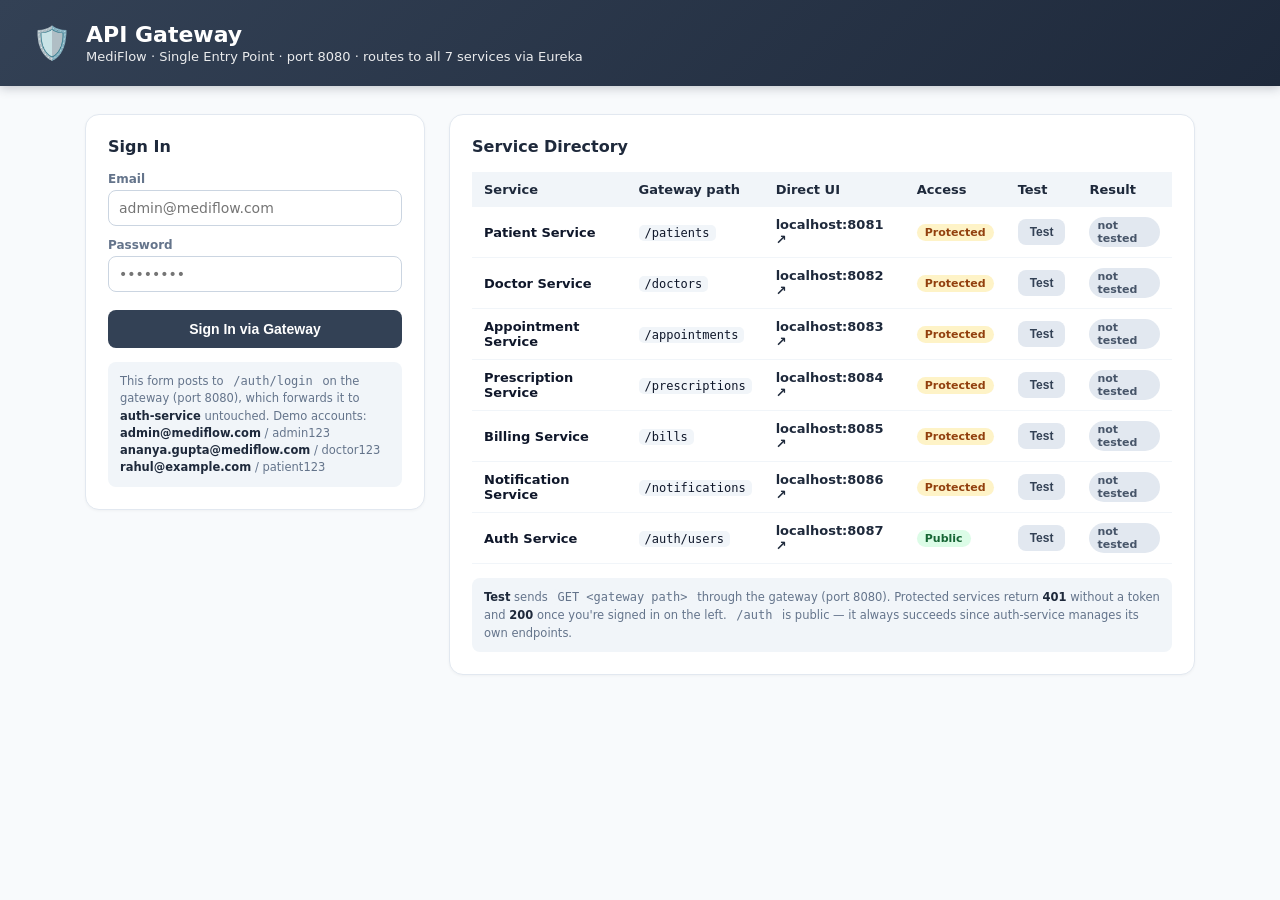
<file: api-gateway/target/classes/static/index.html>
<!DOCTYPE html>
<html lang="en">
<head>
<meta charset="UTF-8">
<title>MediFlow · API Gateway</title>
<style>
  :root{--accent:#334155;--accent-dark:#1e293b;--accent-light:#f1f5f9;--bg:#f8fafc;--text:#0f172a;--muted:#64748b;--danger:#dc2626;--card:#ffffff;--border:#e2e8f0;--ok:#16a34a;}
  *{box-sizing:border-box;}
  body{margin:0;font-family:'Segoe UI',system-ui,-apple-system,sans-serif;background:var(--bg);color:var(--text);}
  header{background:linear-gradient(135deg,var(--accent),var(--accent-dark));color:#fff;padding:22px 32px;display:flex;align-items:center;gap:14px;box-shadow:0 2px 10px rgba(30,41,59,.25);}
  header .icon{font-size:32px;}
  header h1{margin:0;font-size:22px;font-weight:600;}
  header p{margin:2px 0 0;font-size:13px;opacity:.9;}
  main{max-width:1150px;margin:0 auto;padding:28px 20px 60px;}
  .grid{display:grid;grid-template-columns:340px 1fr;gap:24px;align-items:start;}
  @media (max-width:860px){.grid{grid-template-columns:1fr;}}
  .card{background:var(--card);border:1px solid var(--border);border-radius:14px;padding:22px;box-shadow:0 1px 3px rgba(0,0,0,.04);}
  .card h2{margin:0 0 16px;font-size:16px;color:var(--accent-dark);}
  label{display:block;font-size:12px;font-weight:600;color:var(--muted);margin:12px 0 4px;}
  input,select{width:100%;padding:9px 10px;border:1px solid #cbd5e1;border-radius:8px;font-size:14px;font-family:inherit;}
  input:focus,select:focus{outline:none;border-color:var(--accent);box-shadow:0 0 0 3px rgba(51,65,85,.15);}
  .btn{margin-top:18px;width:100%;padding:11px;border:none;border-radius:8px;background:var(--accent);color:#fff;font-weight:600;font-size:14px;cursor:pointer;transition:.15s;}
  .btn:hover{background:var(--accent-dark);}
  .btn-secondary{background:#e2e8f0;color:#334155;margin-top:8px;}
  .btn-secondary:hover{background:#cbd5e1;}
  .btn-small{margin-top:0;width:auto;padding:6px 12px;font-size:12px;}
  .hint{margin-top:14px;font-size:11.5px;color:var(--muted);background:var(--accent-light);border-radius:8px;padding:10px 12px;line-height:1.5;}
  .hint b{color:var(--accent-dark);}
  table{width:100%;border-collapse:collapse;font-size:13px;}
  th{text-align:left;background:var(--accent-light);color:var(--accent-dark);padding:10px 12px;font-weight:600;}
  td{padding:10px 12px;border-bottom:1px solid #f1f5f9;vertical-align:middle;}
  tr:hover td{background:#fafbfc;}
  .badge{display:inline-block;padding:2px 8px;border-radius:20px;font-size:11px;font-weight:600;}
  .badge-protected{background:#fef3c7;color:#92400e;}
  .badge-public{background:#dcfce7;color:#166534;}
  .badge-ok{background:#dcfce7;color:#166534;}
  .badge-fail{background:#fee2e2;color:#991b1b;}
  .badge-pending{background:#e2e8f0;color:#475569;}
  a.link{color:var(--accent-dark);text-decoration:none;font-weight:600;}
  a.link:hover{text-decoration:underline;}
  .status-msg{margin-top:12px;font-size:13px;padding:10px 12px;border-radius:8px;display:none;}
  .status-msg.err{background:#fee2e2;color:#991b1b;display:block;}
  .status-msg.ok{background:#dcfce7;color:#166534;display:block;}
  .table-wrap{overflow-x:auto;}
  .session-box{display:none;text-align:center;}
  .session-box.active{display:block;}
  .session-avatar{width:56px;height:56px;border-radius:50%;background:var(--accent-light);color:var(--accent-dark);display:flex;align-items:center;justify-content:center;font-size:22px;font-weight:700;margin:0 auto 12px;}
  .session-name{font-weight:600;font-size:15px;}
  .session-email{color:var(--muted);font-size:13px;margin-top:2px;}
  .token-box{margin-top:14px;text-align:left;background:#0f172a;color:#94a3b8;font-family:'Consolas',monospace;font-size:11px;padding:10px;border-radius:8px;word-break:break-all;max-height:70px;overflow-y:auto;}
  code{background:var(--accent-light);padding:1px 6px;border-radius:5px;font-size:12px;}
</style>
</head>
<body>
<header>
  <div class="icon">🛡️</div>
  <div>
    <h1>API Gateway</h1>
    <p>MediFlow · Single Entry Point · port 8080 · routes to all 7 services via Eureka</p>
  </div>
</header>
<main>
  <div class="grid">
    <div class="card">
      <div id="loginBox">
        <h2>Sign In</h2>
        <form id="loginForm">
          <label>Email</label>
          <input type="email" id="loginEmail" required placeholder="admin@mediflow.com">
          <label>Password</label>
          <input type="password" id="loginPassword" required placeholder="••••••••">
          <button type="submit" class="btn">Sign In via Gateway</button>
        </form>
        <div class="hint">
          This form posts to <code>/auth/login</code> on the gateway (port 8080), which
          forwards it to <b>auth-service</b> untouched. Demo accounts:<br>
          <b>admin@mediflow.com</b> / admin123<br>
          <b>ananya.gupta@mediflow.com</b> / doctor123<br>
          <b>rahul@example.com</b> / patient123
        </div>
      </div>

      <div class="session-box" id="sessionBox">
        <div class="session-avatar" id="sessionAvatar">?</div>
        <div class="session-name" id="sessionName"></div>
        <div class="session-email" id="sessionEmail"></div>
        <div class="token-box" id="tokenBox"></div>
        <div class="hint">
          This token is now attached as <code>Authorization: Bearer …</code> to every
          "Test" request on the right, which the gateway checks against
          <code>POST /auth/validate</code> before forwarding.
        </div>
        <button type="button" class="btn btn-secondary" id="logoutBtn">Log Out</button>
      </div>

      <div class="status-msg" id="statusMsg"></div>
    </div>

    <div class="card">
      <h2>Service Directory</h2>
      <div class="table-wrap">
        <table>
          <thead><tr><th>Service</th><th>Gateway path</th><th>Direct UI</th><th>Access</th><th>Test</th><th>Result</th></tr></thead>
          <tbody id="serviceRows"></tbody>
        </table>
      </div>
      <div class="hint">
        <b>Test</b> sends <code>GET &lt;gateway path&gt;</code> through the gateway (port 8080).
        Protected services return <b>401</b> without a token and <b>200</b> once you're signed in on the left.
        <code>/auth</code> is public — it always succeeds since auth-service manages its own endpoints.
      </div>
    </div>
  </div>
</main>

<script>
let currentToken = null;

const services = [
  {name:'Patient Service',   path:'/patients',      port:8081, protected:true},
  {name:'Doctor Service',    path:'/doctors',        port:8082, protected:true},
  {name:'Appointment Service',path:'/appointments',  port:8083, protected:true},
  {name:'Prescription Service',path:'/prescriptions',port:8084, protected:true},
  {name:'Billing Service',  path:'/bills',           port:8085, protected:true},
  {name:'Notification Service',path:'/notifications',port:8086, protected:true},
  {name:'Auth Service',     path:'/auth/users',      port:8087, protected:false},
];

const serviceRows = document.getElementById('serviceRows');
const statusMsg = document.getElementById('statusMsg');
const loginBox = document.getElementById('loginBox');
const sessionBox = document.getElementById('sessionBox');

function showMsg(text, ok){
  statusMsg.textContent = text;
  statusMsg.className = 'status-msg ' + (ok ? 'ok' : 'err');
  setTimeout(()=>{statusMsg.className='status-msg';}, 4000);
}

function renderServices(){
  serviceRows.innerHTML = services.map((s, i) => `
    <tr>
      <td><strong>${s.name}</strong></td>
      <td><code>${s.path}</code></td>
      <td><a class="link" href="http://localhost:${s.port}/" target="_blank">localhost:${s.port} ↗</a></td>
      <td><span class="badge ${s.protected ? 'badge-protected' : 'badge-public'}">${s.protected ? 'Protected' : 'Public'}</span></td>
      <td><button class="btn btn-secondary btn-small" onclick="testService(${i})">Test</button></td>
      <td id="result-${i}"><span class="badge badge-pending">not tested</span></td>
    </tr>`).join('');
}
renderServices();

async function testService(i){
  const s = services[i];
  const resultCell = document.getElementById('result-' + i);
  resultCell.innerHTML = '<span class="badge badge-pending">testing…</span>';
  try{
    const headers = {};
    if(currentToken) headers['Authorization'] = 'Bearer ' + currentToken;
    const res = await fetch(s.path, {headers});
    if(res.ok){
      resultCell.innerHTML = `<span class="badge badge-ok">${res.status} OK</span>`;
    } else {
      resultCell.innerHTML = `<span class="badge badge-fail">${res.status}</span>`;
    }
  }catch(e){
    resultCell.innerHTML = `<span class="badge badge-fail">error</span>`;
  }
}

document.getElementById('loginForm').addEventListener('submit', async (e)=>{
  e.preventDefault();
  const payload = {
    email: document.getElementById('loginEmail').value,
    password: document.getElementById('loginPassword').value
  };
  try{
    const res = await fetch('/auth/login', {
      method: 'POST',
      headers: {'Content-Type':'application/json'},
      body: JSON.stringify(payload)
    });
    if(!res.ok){
      const err = await res.json().catch(()=>({message:res.statusText}));
      throw new Error(err.message || 'Login failed');
    }
    const data = await res.json();
    currentToken = data.token;
    loginBox.style.display = 'none';
    sessionBox.classList.add('active');
    document.getElementById('sessionAvatar').textContent = (data.user.fullName||'?').charAt(0).toUpperCase();
    document.getElementById('sessionName').textContent = data.user.fullName;
    document.getElementById('sessionEmail').textContent = data.user.email + ' · ' + data.user.role;
    document.getElementById('tokenBox').textContent = data.token;
    showMsg('Signed in — token attached to Test requests', true);
  }catch(e){ showMsg(e.message, false); }
});

document.getElementById('logoutBtn').addEventListener('click', ()=>{
  currentToken = null;
  loginBox.style.display = 'block';
  sessionBox.classList.remove('active');
  document.getElementById('loginForm').reset();
  showMsg('Logged out — Test requests will no longer send a token', true);
});
</script>
</body>
</html>
</file>
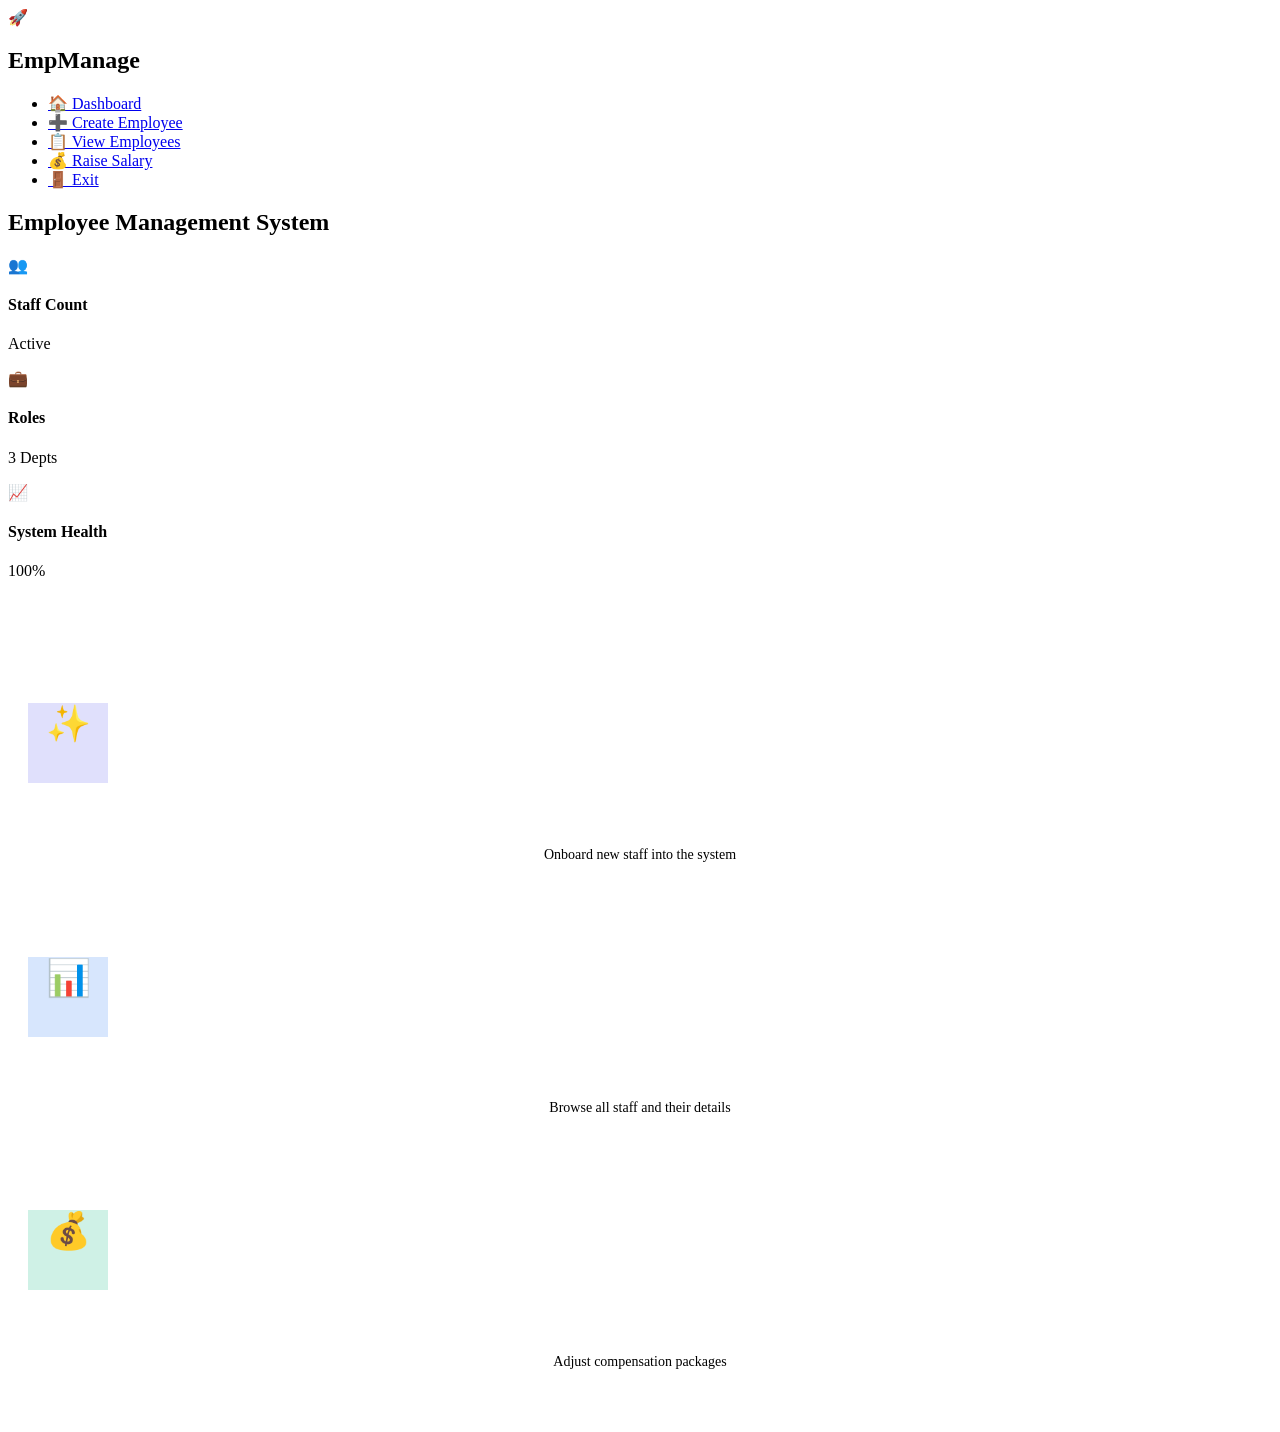
<file: EmployeeManagement 2/target/classes/templates/index.html>
<!DOCTYPE html>
<html lang="en" xmlns:th="http://www.thymeleaf.org">
<head>
    <meta charset="UTF-8">
    <title>Employee Management Dashboard</title>
    <link rel="stylesheet" th:href="@{/css/style.css}">
</head>
<body>
    <div class="dashboard">
        <!-- Sidebar -->
        <aside class="sidebar">
            <div class="sidebar-header">
                <span class="emoji-icon">🚀</span>
                <h2>EmpManage</h2>
            </div>
            <ul class="nav-links">
                <li><a href="/" class="active"><span class="emoji-icon">🏠</span> Dashboard</a></li>
                <li><a href="/create"><span class="emoji-icon">➕</span> Create Employee</a></li>
                <li><a href="/display"><span class="emoji-icon">📋</span> View Employees</a></li>
                <li><a href="/raise-salary"><span class="emoji-icon">💰</span> Raise Salary</a></li>
                <li class="logout"><a href="/exit"><span class="emoji-icon">🚪</span> Exit</a></li>
            </ul>
        </aside>

        <!-- Main Content -->
        <main class="main-content">
            <header class="topbar">
                <h2>Employee Management System</h2>
            </header>
            <div class="content-wrapper">
                
                <!-- Awesome Stats Grid -->
                <div class="stats-grid">
                    <div class="stat-card">
                        <div class="stat-icon" style="background: var(--gradient-1);">👥</div>
                        <div class="stat-info">
                            <h4>Staff Count</h4>
                            <p>Active</p>
                        </div>
                    </div>
                    <div class="stat-card">
                        <div class="stat-icon" style="background: var(--gradient-2);">💼</div>
                        <div class="stat-info">
                            <h4>Roles</h4>
                            <p>3 Depts</p>
                        </div>
                    </div>
                    <div class="stat-card">
                        <div class="stat-icon" style="background: var(--gradient-3);">📈</div>
                        <div class="stat-info">
                            <h4>System Health</h4>
                            <p>100%</p>
                        </div>
                    </div>
                </div>
                
                <!-- Quick Actions Grid -->
                <h3 style="margin: 32px 0 24px; font-weight: 700; color: #fff; font-size: 24px;">Quick Actions</h3>
                <div class="stats-grid" style="grid-template-columns: repeat(auto-fit, minmax(250px, 1fr));">
                    <a href="/create" style="text-decoration: none; color: inherit;">
                        <div class="stat-card" style="flex-direction: column; text-align: center; gap: 16px; padding: 40px 20px;">
                            <div class="stat-icon" style="width: 80px; height: 80px; font-size: 36px; background: rgba(99, 102, 241, 0.2); box-shadow: none;">✨</div>
                            <div>
                                <h4 style="font-size: 20px; color: #fff; margin-bottom: 8px; letter-spacing: 0;">Add New Employee</h4>
                                <p style="font-size: 14px; color: var(--text-secondary); font-weight: 500;">Onboard new staff into the system</p>
                            </div>
                        </div>
                    </a>
                    
                    <a href="/display" style="text-decoration: none; color: inherit;">
                        <div class="stat-card" style="flex-direction: column; text-align: center; gap: 16px; padding: 40px 20px;">
                            <div class="stat-icon" style="width: 80px; height: 80px; font-size: 36px; background: rgba(59, 130, 246, 0.2); box-shadow: none;">📊</div>
                            <div>
                                <h4 style="font-size: 20px; color: #fff; margin-bottom: 8px; letter-spacing: 0;">View Directory</h4>
                                <p style="font-size: 14px; color: var(--text-secondary); font-weight: 500;">Browse all staff and their details</p>
                            </div>
                        </div>
                    </a>

                    <a href="/raise-salary" style="text-decoration: none; color: inherit;">
                        <div class="stat-card" style="flex-direction: column; text-align: center; gap: 16px; padding: 40px 20px;">
                            <div class="stat-icon" style="width: 80px; height: 80px; font-size: 36px; background: rgba(16, 185, 129, 0.2); box-shadow: none;">💰</div>
                            <div>
                                <h4 style="font-size: 20px; color: #fff; margin-bottom: 8px; letter-spacing: 0;">Manage Salaries</h4>
                                <p style="font-size: 14px; color: var(--text-secondary); font-weight: 500;">Adjust compensation packages</p>
                            </div>
                        </div>
                    </a>
                </div>
            </div>
        </main>
    </div>
</body>
</html>
</file>
